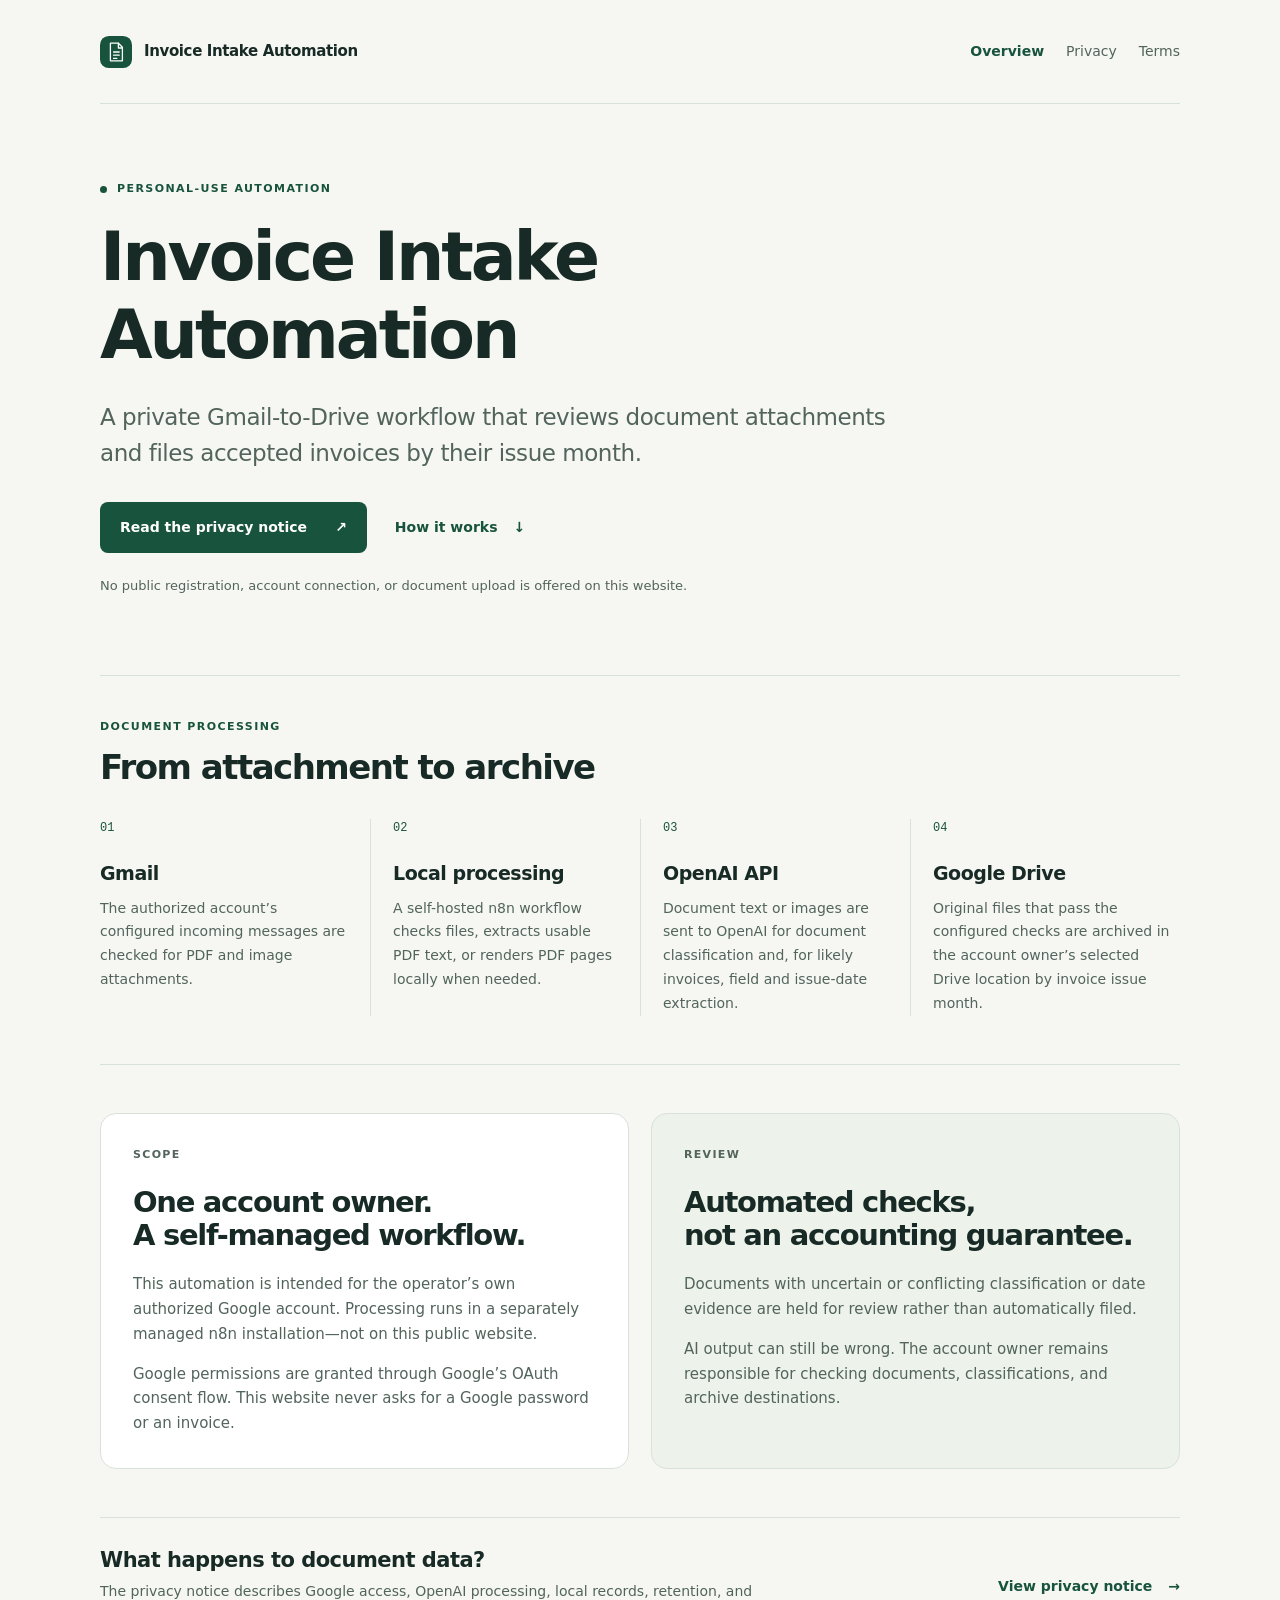
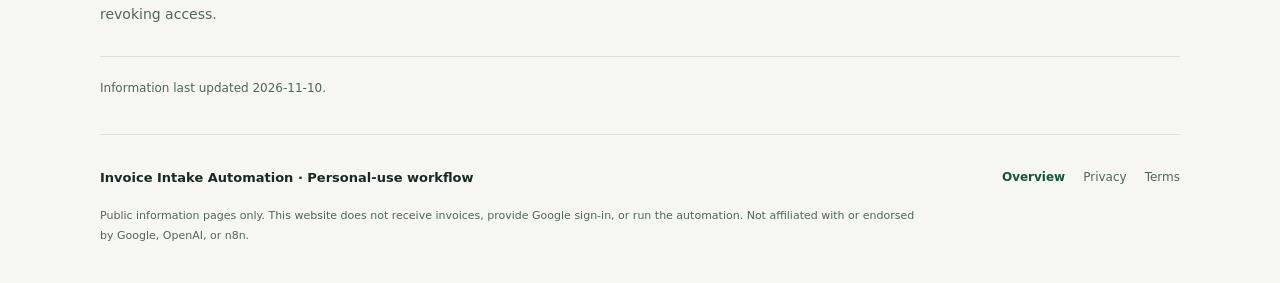
<file: index.html>
<!doctype html>
<html lang="en">
<head>
  <meta charset="utf-8">
  <meta name="viewport" content="width=device-width, initial-scale=1">
  <meta name="description" content="Public information about a private Gmail-to-Drive invoice attachment workflow using local n8n and the OpenAI API.">
  <meta name="robots" content="noindex,follow">
  <meta name="referrer" content="no-referrer">
  <meta http-equiv="Content-Security-Policy" content="default-src 'none'; style-src 'self'; img-src 'self'; base-uri 'none'; form-action 'none'">
  <title>Invoice Intake Automation · Invoice Intake Automation</title>
  <link rel="icon" type="image/svg+xml" href="icon.svg">
  <link rel="stylesheet" href="styles.css">
</head>
<body>
  <a class="skip-link" href="#main">Skip to content</a>
  <header class="site-header wrap">
    <a class="brand" href="index.html"><img src="icon.svg" width="32" height="32" alt=""><span>Invoice Intake Automation</span></a>
    <nav aria-label="Main navigation"><a href="index.html" aria-current="page">Overview</a><a href="privacy.html">Privacy</a><a href="terms.html">Terms</a></nav>
  </header>
  <main id="main" class="wrap">
<section class="hero">
  <p class="eyebrow"><span class="status-dot" aria-hidden="true"></span>Personal-use automation</p>
  <h1>Invoice Intake Automation</h1>
  <p class="lead">A private Gmail-to-Drive workflow that reviews document attachments and files accepted invoices by their issue month.</p>
  <div class="actions"><a class="button" href="privacy.html">Read the privacy notice <span aria-hidden="true">↗</span></a><a class="text-link" href="#how-it-works">How it works <span aria-hidden="true">↓</span></a></div>
  <p class="small muted">No public registration, account connection, or document upload is offered on this website.</p>
</section>
<section id="how-it-works" class="section" aria-labelledby="flow-title">
  <div class="section-heading"><p class="eyebrow">Document processing</p><h2 id="flow-title">From attachment to archive</h2></div>
  <ol class="flow">
    <li><span class="step-number">01</span><h3>Gmail</h3><p>The authorized account’s configured incoming messages are checked for PDF and image attachments.</p></li>
    <li><span class="step-number">02</span><h3>Local processing</h3><p>A self-hosted n8n workflow checks files, extracts usable PDF text, or renders PDF pages locally when needed.</p></li>
    <li><span class="step-number">03</span><h3>OpenAI API</h3><p>Document text or images are sent to OpenAI for document classification and, for likely invoices, field and issue-date extraction.</p></li>
    <li><span class="step-number">04</span><h3>Google Drive</h3><p>Original files that pass the configured checks are archived in the account owner’s selected Drive location by invoice issue month.</p></li>
  </ol>
</section>
<section class="two-column section" aria-label="Scope and review">
  <article class="panel"><span class="label">Scope</span><h2>One account owner.<br>A self-managed workflow.</h2><p>This automation is intended for the operator’s own authorized Google account. Processing runs in a separately managed n8n installation—not on this public website.</p><p>Google permissions are granted through Google’s OAuth consent flow. This website never asks for a Google password or an invoice.</p></article>
  <article class="panel soft"><span class="label">Review</span><h2>Automated checks,<br>not an accounting guarantee.</h2><p>Documents with uncertain or conflicting classification or date evidence are held for review rather than automatically filed.</p><p>AI output can still be wrong. The account owner remains responsible for checking documents, classifications, and archive destinations.</p></article>
</section>
<section class="notice-strip"><div><h2>What happens to document data?</h2><p>The privacy notice describes Google access, OpenAI processing, local records, retention, and revoking access.</p></div><a class="text-link" href="privacy.html">View privacy notice <span aria-hidden="true">→</span></a></section>
<p class="updated">Information last updated 2026-11-10.</p>
</main>
  <footer class="site-footer wrap">
    <p>Invoice Intake Automation · Personal-use workflow</p>
    <nav aria-label="Footer navigation"><a href="index.html" aria-current="page">Overview</a><a href="privacy.html">Privacy</a><a href="terms.html">Terms</a></nav>
    <p class="fineprint">Public information pages only. This website does not receive invoices, provide Google sign-in, or run the automation. Not affiliated with or endorsed by Google, OpenAI, or n8n.</p>
  </footer>
</body>
</html>
</file>
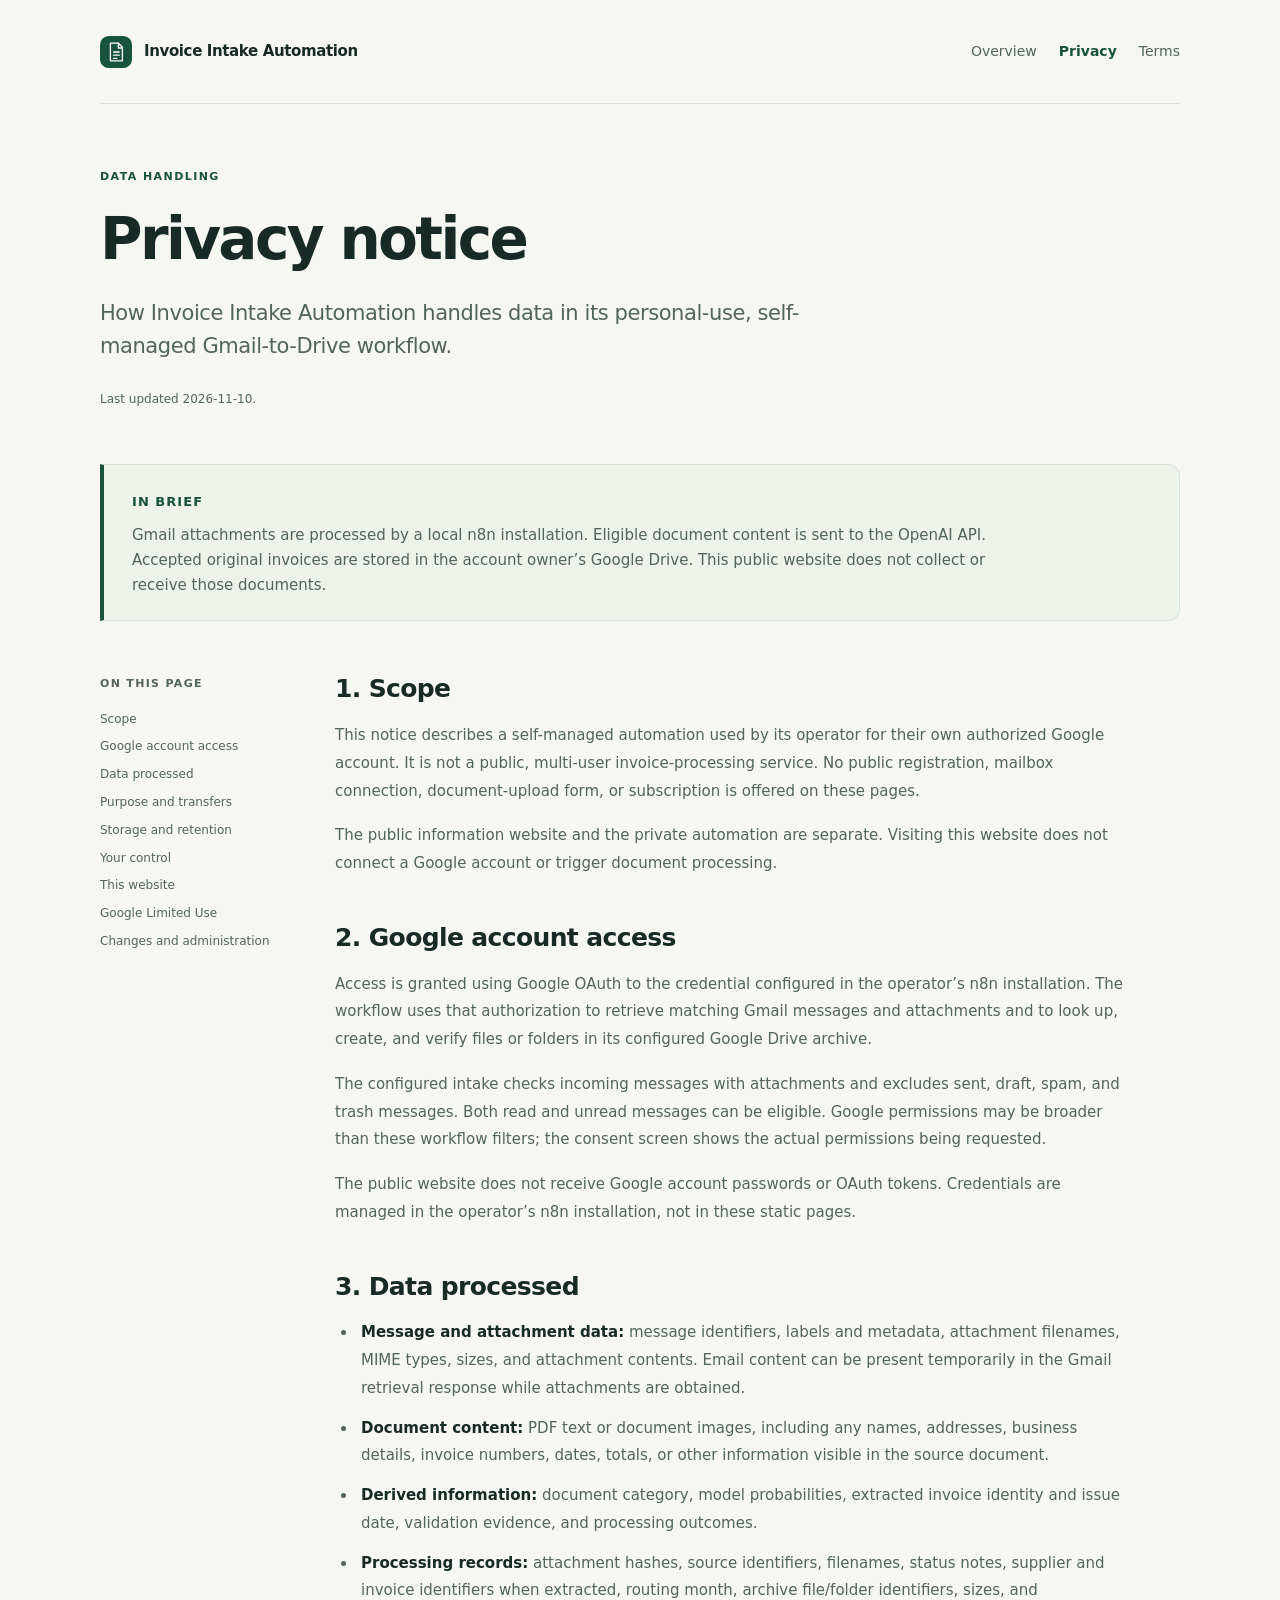
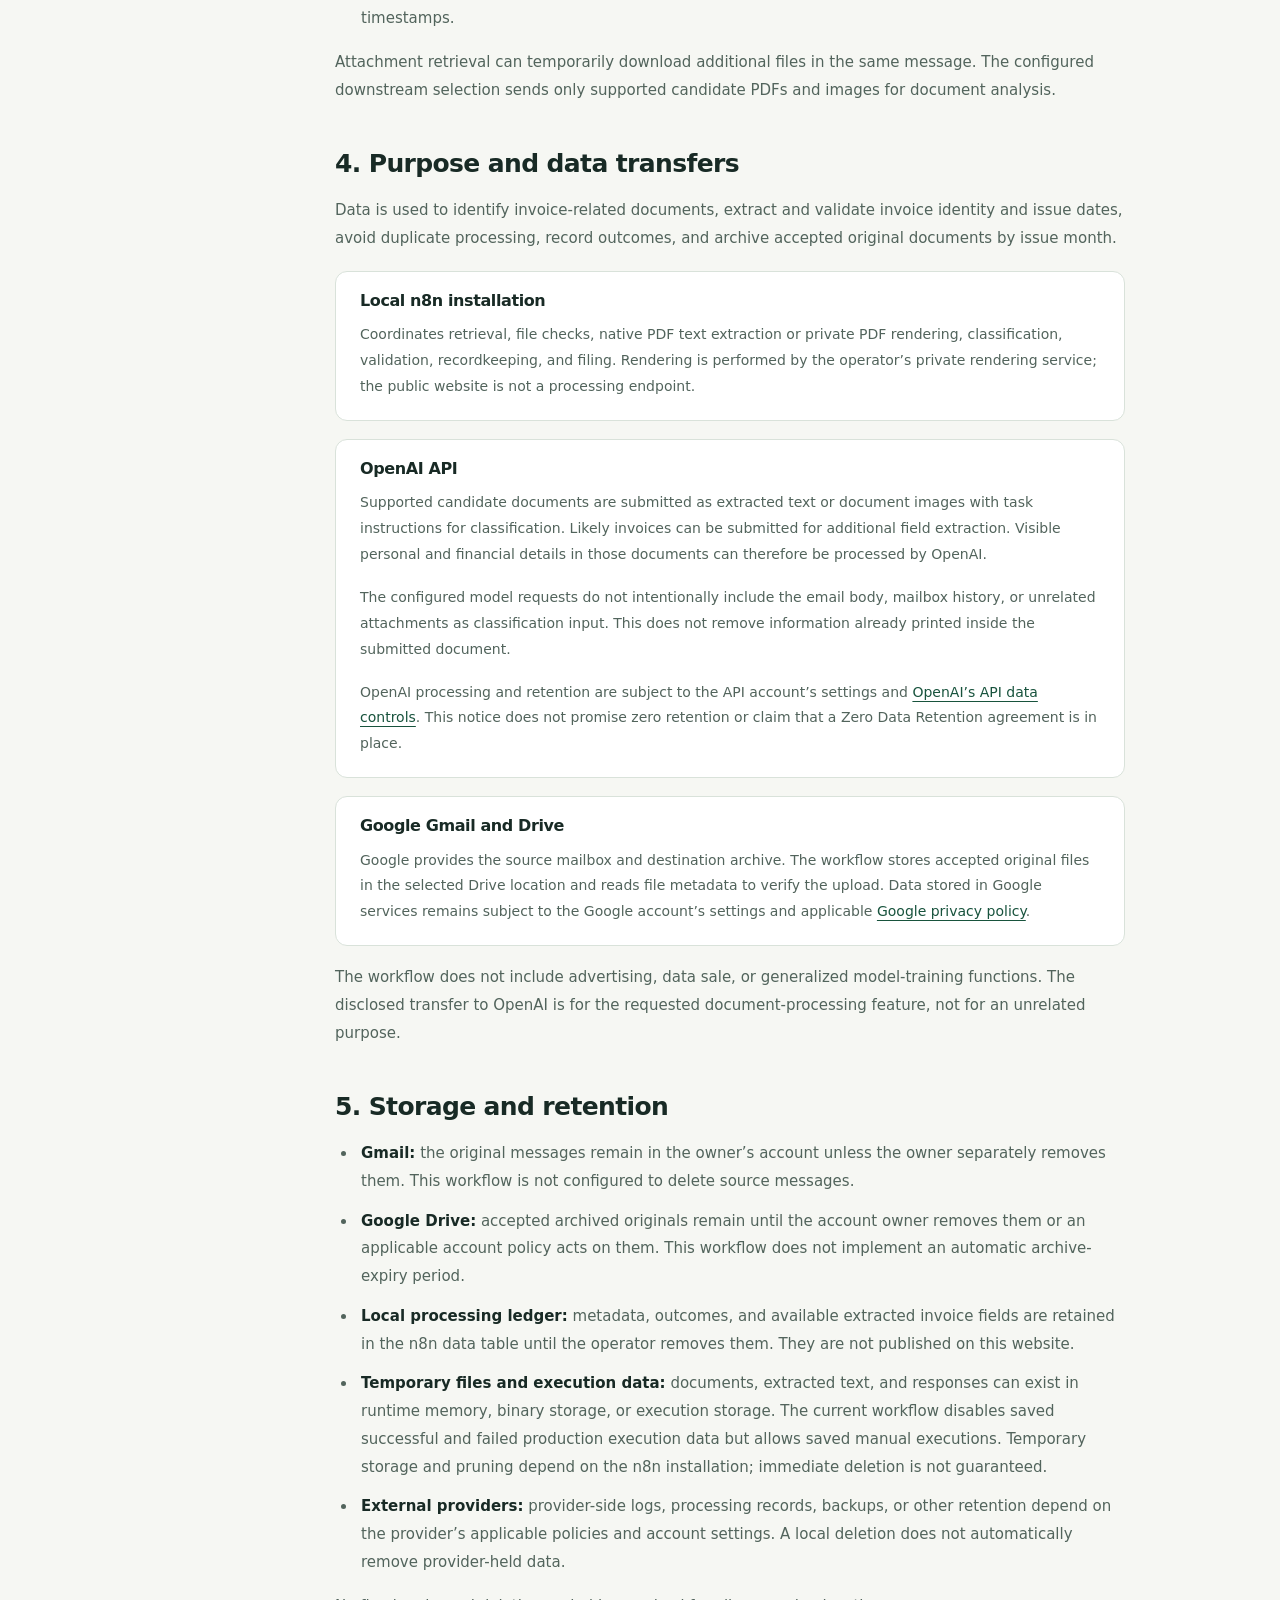
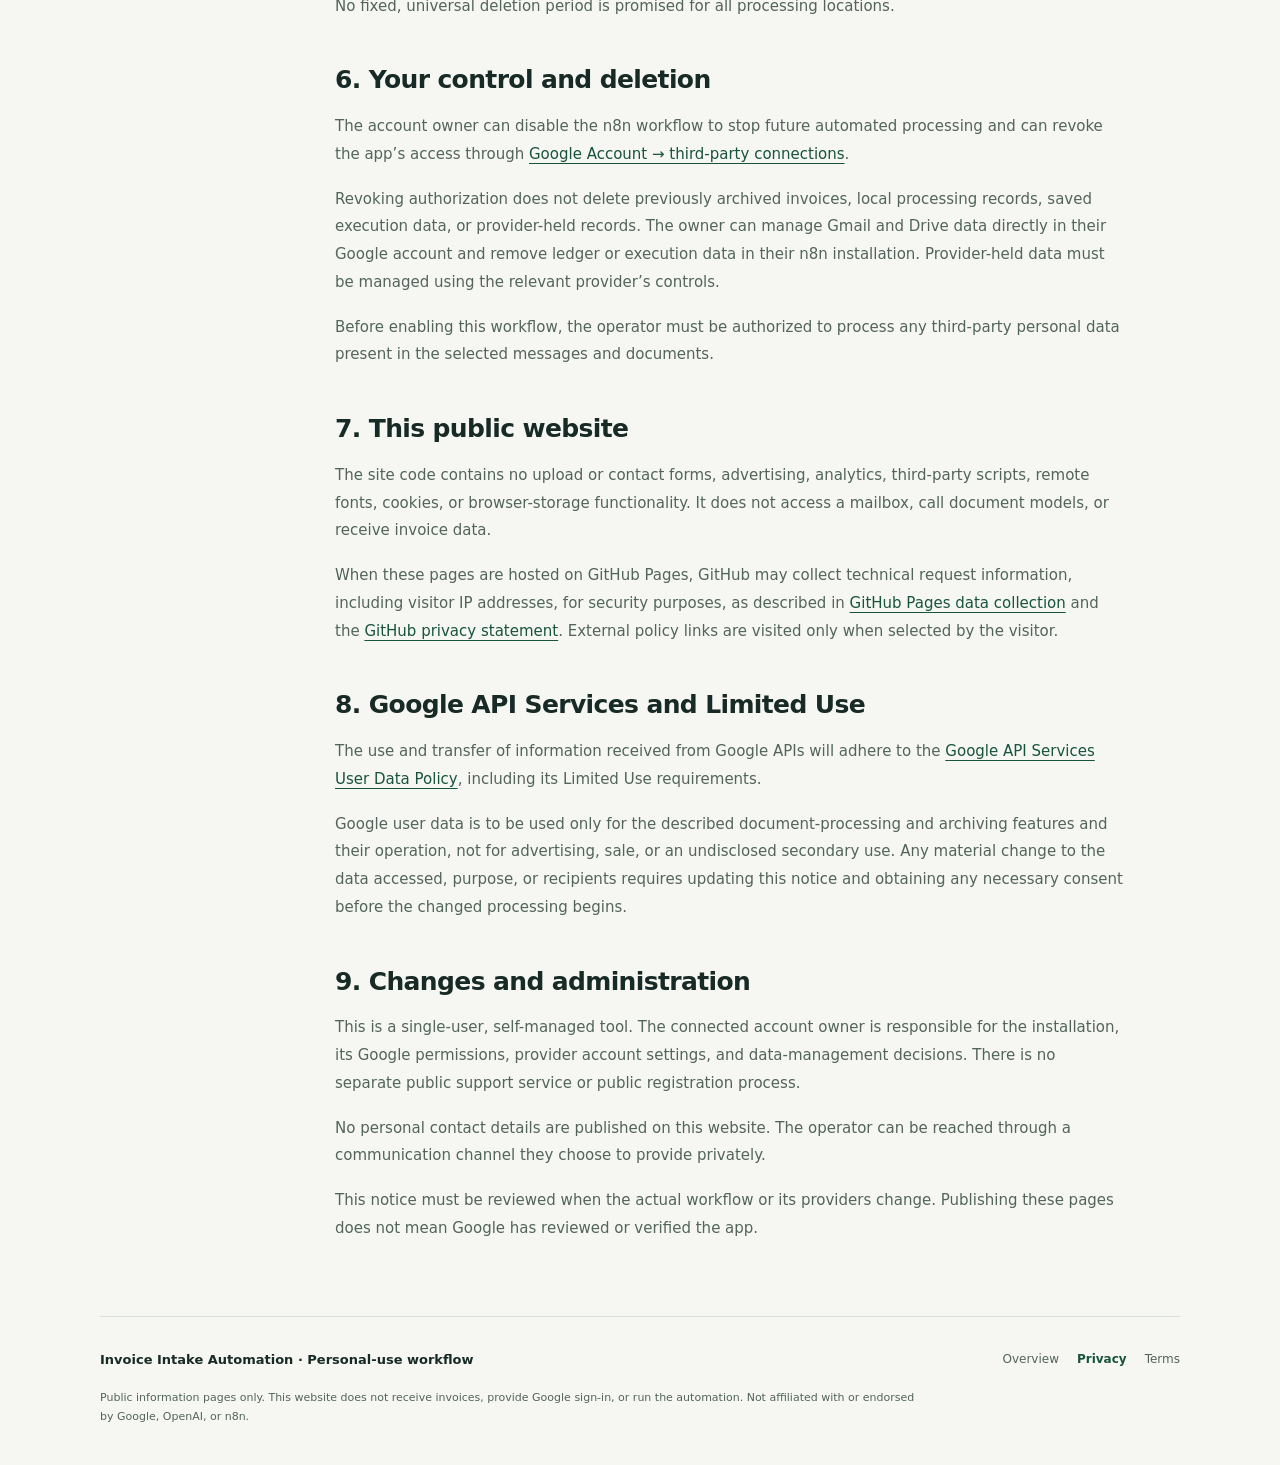
<file: privacy.html>
<!doctype html>
<html lang="en">
<head>
  <meta charset="utf-8">
  <meta name="viewport" content="width=device-width, initial-scale=1">
  <meta name="description" content="Data access, OpenAI document processing, storage, retention, and user controls for Invoice Intake Automation.">
  <meta name="robots" content="noindex,follow">
  <meta name="referrer" content="no-referrer">
  <meta http-equiv="Content-Security-Policy" content="default-src 'none'; style-src 'self'; img-src 'self'; base-uri 'none'; form-action 'none'">
  <title>Privacy notice · Invoice Intake Automation</title>
  <link rel="icon" type="image/svg+xml" href="icon.svg">
  <link rel="stylesheet" href="styles.css">
</head>
<body>
  <a class="skip-link" href="#main">Skip to content</a>
  <header class="site-header wrap">
    <a class="brand" href="index.html"><img src="icon.svg" width="32" height="32" alt=""><span>Invoice Intake Automation</span></a>
    <nav aria-label="Main navigation"><a href="index.html">Overview</a><a href="privacy.html" aria-current="page">Privacy</a><a href="terms.html">Terms</a></nav>
  </header>
  <main id="main" class="wrap">
<section class="document-header"><p class="eyebrow">Data handling</p><h1>Privacy notice</h1><p class="lead">How Invoice Intake Automation handles data in its personal-use, self-managed Gmail-to-Drive workflow.</p><p class="updated">Last updated 2026-11-10.</p></section>
<aside class="summary"><strong>In brief</strong><p>Gmail attachments are processed by a local n8n installation. Eligible document content is sent to the OpenAI API. Accepted original invoices are stored in the account owner’s Google Drive. This public website does not collect or receive those documents.</p></aside>
<div class="document-layout">
  <nav class="contents" aria-label="Privacy notice sections"><span class="label">On this page</span><a href="#scope">Scope</a><a href="#google-access">Google account access</a><a href="#data">Data processed</a><a href="#purpose">Purpose and transfers</a><a href="#retention">Storage and retention</a><a href="#control">Your control</a><a href="#website">This website</a><a href="#limited-use">Google Limited Use</a><a href="#changes">Changes and administration</a></nav>
  <article class="prose">
    <section id="scope"><h2>1. Scope</h2><p>This notice describes a self-managed automation used by its operator for their own authorized Google account. It is not a public, multi-user invoice-processing service. No public registration, mailbox connection, document-upload form, or subscription is offered on these pages.</p><p>The public information website and the private automation are separate. Visiting this website does not connect a Google account or trigger document processing.</p></section>
    <section id="google-access"><h2>2. Google account access</h2><p>Access is granted using Google OAuth to the credential configured in the operator’s n8n installation. The workflow uses that authorization to retrieve matching Gmail messages and attachments and to look up, create, and verify files or folders in its configured Google Drive archive.</p><p>The configured intake checks incoming messages with attachments and excludes sent, draft, spam, and trash messages. Both read and unread messages can be eligible. Google permissions may be broader than these workflow filters; the consent screen shows the actual permissions being requested.</p><p>The public website does not receive Google account passwords or OAuth tokens. Credentials are managed in the operator’s n8n installation, not in these static pages.</p></section>
    <section id="data"><h2>3. Data processed</h2><ul><li><strong>Message and attachment data:</strong> message identifiers, labels and metadata, attachment filenames, MIME types, sizes, and attachment contents. Email content can be present temporarily in the Gmail retrieval response while attachments are obtained.</li><li><strong>Document content:</strong> PDF text or document images, including any names, addresses, business details, invoice numbers, dates, totals, or other information visible in the source document.</li><li><strong>Derived information:</strong> document category, model probabilities, extracted invoice identity and issue date, validation evidence, and processing outcomes.</li><li><strong>Processing records:</strong> attachment hashes, source identifiers, filenames, status notes, supplier and invoice identifiers when extracted, routing month, archive file/folder identifiers, sizes, and timestamps.</li></ul><p>Attachment retrieval can temporarily download additional files in the same message. The configured downstream selection sends only supported candidate PDFs and images for document analysis.</p></section>
    <section id="purpose"><h2>4. Purpose and data transfers</h2><p>Data is used to identify invoice-related documents, extract and validate invoice identity and issue dates, avoid duplicate processing, record outcomes, and archive accepted original documents by issue month.</p><div class="provider-block"><h3>Local n8n installation</h3><p>Coordinates retrieval, file checks, native PDF text extraction or private PDF rendering, classification, validation, recordkeeping, and filing. Rendering is performed by the operator’s private rendering service; the public website is not a processing endpoint.</p></div><div class="provider-block"><h3>OpenAI API</h3><p>Supported candidate documents are submitted as extracted text or document images with task instructions for classification. Likely invoices can be submitted for additional field extraction. Visible personal and financial details in those documents can therefore be processed by OpenAI.</p><p>The configured model requests do not intentionally include the email body, mailbox history, or unrelated attachments as classification input. This does not remove information already printed inside the submitted document.</p><p>OpenAI processing and retention are subject to the API account’s settings and <a href="https://developers.openai.com/api/docs/guides/your-data" rel="noreferrer">OpenAI’s API data controls</a>. This notice does not promise zero retention or claim that a Zero Data Retention agreement is in place.</p></div><div class="provider-block"><h3>Google Gmail and Drive</h3><p>Google provides the source mailbox and destination archive. The workflow stores accepted original files in the selected Drive location and reads file metadata to verify the upload. Data stored in Google services remains subject to the Google account’s settings and applicable <a href="https://policies.google.com/privacy" rel="noreferrer">Google privacy policy</a>.</p></div><p>The workflow does not include advertising, data sale, or generalized model-training functions. The disclosed transfer to OpenAI is for the requested document-processing feature, not for an unrelated purpose.</p></section>
    <section id="retention"><h2>5. Storage and retention</h2><ul><li><strong>Gmail:</strong> the original messages remain in the owner’s account unless the owner separately removes them. This workflow is not configured to delete source messages.</li><li><strong>Google Drive:</strong> accepted archived originals remain until the account owner removes them or an applicable account policy acts on them. This workflow does not implement an automatic archive-expiry period.</li><li><strong>Local processing ledger:</strong> metadata, outcomes, and available extracted invoice fields are retained in the n8n data table until the operator removes them. They are not published on this website.</li><li><strong>Temporary files and execution data:</strong> documents, extracted text, and responses can exist in runtime memory, binary storage, or execution storage. The current workflow disables saved successful and failed production execution data but allows saved manual executions. Temporary storage and pruning depend on the n8n installation; immediate deletion is not guaranteed.</li><li><strong>External providers:</strong> provider-side logs, processing records, backups, or other retention depend on the provider’s applicable policies and account settings. A local deletion does not automatically remove provider-held data.</li></ul><p>No fixed, universal deletion period is promised for all processing locations.</p></section>
    <section id="control"><h2>6. Your control and deletion</h2><p>The account owner can disable the n8n workflow to stop future automated processing and can revoke the app’s access through <a href="https://myaccount.google.com/connections" rel="noreferrer">Google Account → third-party connections</a>.</p><p>Revoking authorization does not delete previously archived invoices, local processing records, saved execution data, or provider-held records. The owner can manage Gmail and Drive data directly in their Google account and remove ledger or execution data in their n8n installation. Provider-held data must be managed using the relevant provider’s controls.</p><p>Before enabling this workflow, the operator must be authorized to process any third-party personal data present in the selected messages and documents.</p></section>
    <section id="website"><h2>7. This public website</h2><p>The site code contains no upload or contact forms, advertising, analytics, third-party scripts, remote fonts, cookies, or browser-storage functionality. It does not access a mailbox, call document models, or receive invoice data.</p><p>When these pages are hosted on GitHub Pages, GitHub may collect technical request information, including visitor IP addresses, for security purposes, as described in <a href="https://docs.github.com/en/pages/getting-started-with-github-pages/about-github-pages#data-collection" rel="noreferrer">GitHub Pages data collection</a> and the <a href="https://docs.github.com/en/site-policy/privacy-policies/github-general-privacy-statement" rel="noreferrer">GitHub privacy statement</a>. External policy links are visited only when selected by the visitor.</p></section>
    <section id="limited-use"><h2>8. Google API Services and Limited Use</h2><p>The use and transfer of information received from Google APIs will adhere to the <a href="https://developers.google.com/terms/api-services-user-data-policy" rel="noreferrer">Google API Services User Data Policy</a>, including its Limited Use requirements.</p><p>Google user data is to be used only for the described document-processing and archiving features and their operation, not for advertising, sale, or an undisclosed secondary use. Any material change to the data accessed, purpose, or recipients requires updating this notice and obtaining any necessary consent before the changed processing begins.</p></section>
    <section id="changes"><h2>9. Changes and administration</h2><p>This is a single-user, self-managed tool. The connected account owner is responsible for the installation, its Google permissions, provider account settings, and data-management decisions. There is no separate public support service or public registration process.</p><p>No personal contact details are published on this website. The operator can be reached through a communication channel they choose to provide privately.</p><p>This notice must be reviewed when the actual workflow or its providers change. Publishing these pages does not mean Google has reviewed or verified the app.</p></section>
  </article>
</div>
</main>
  <footer class="site-footer wrap">
    <p>Invoice Intake Automation · Personal-use workflow</p>
    <nav aria-label="Footer navigation"><a href="index.html">Overview</a><a href="privacy.html" aria-current="page">Privacy</a><a href="terms.html">Terms</a></nav>
    <p class="fineprint">Public information pages only. This website does not receive invoices, provide Google sign-in, or run the automation. Not affiliated with or endorsed by Google, OpenAI, or n8n.</p>
  </footer>
</body>
</html>
</file>
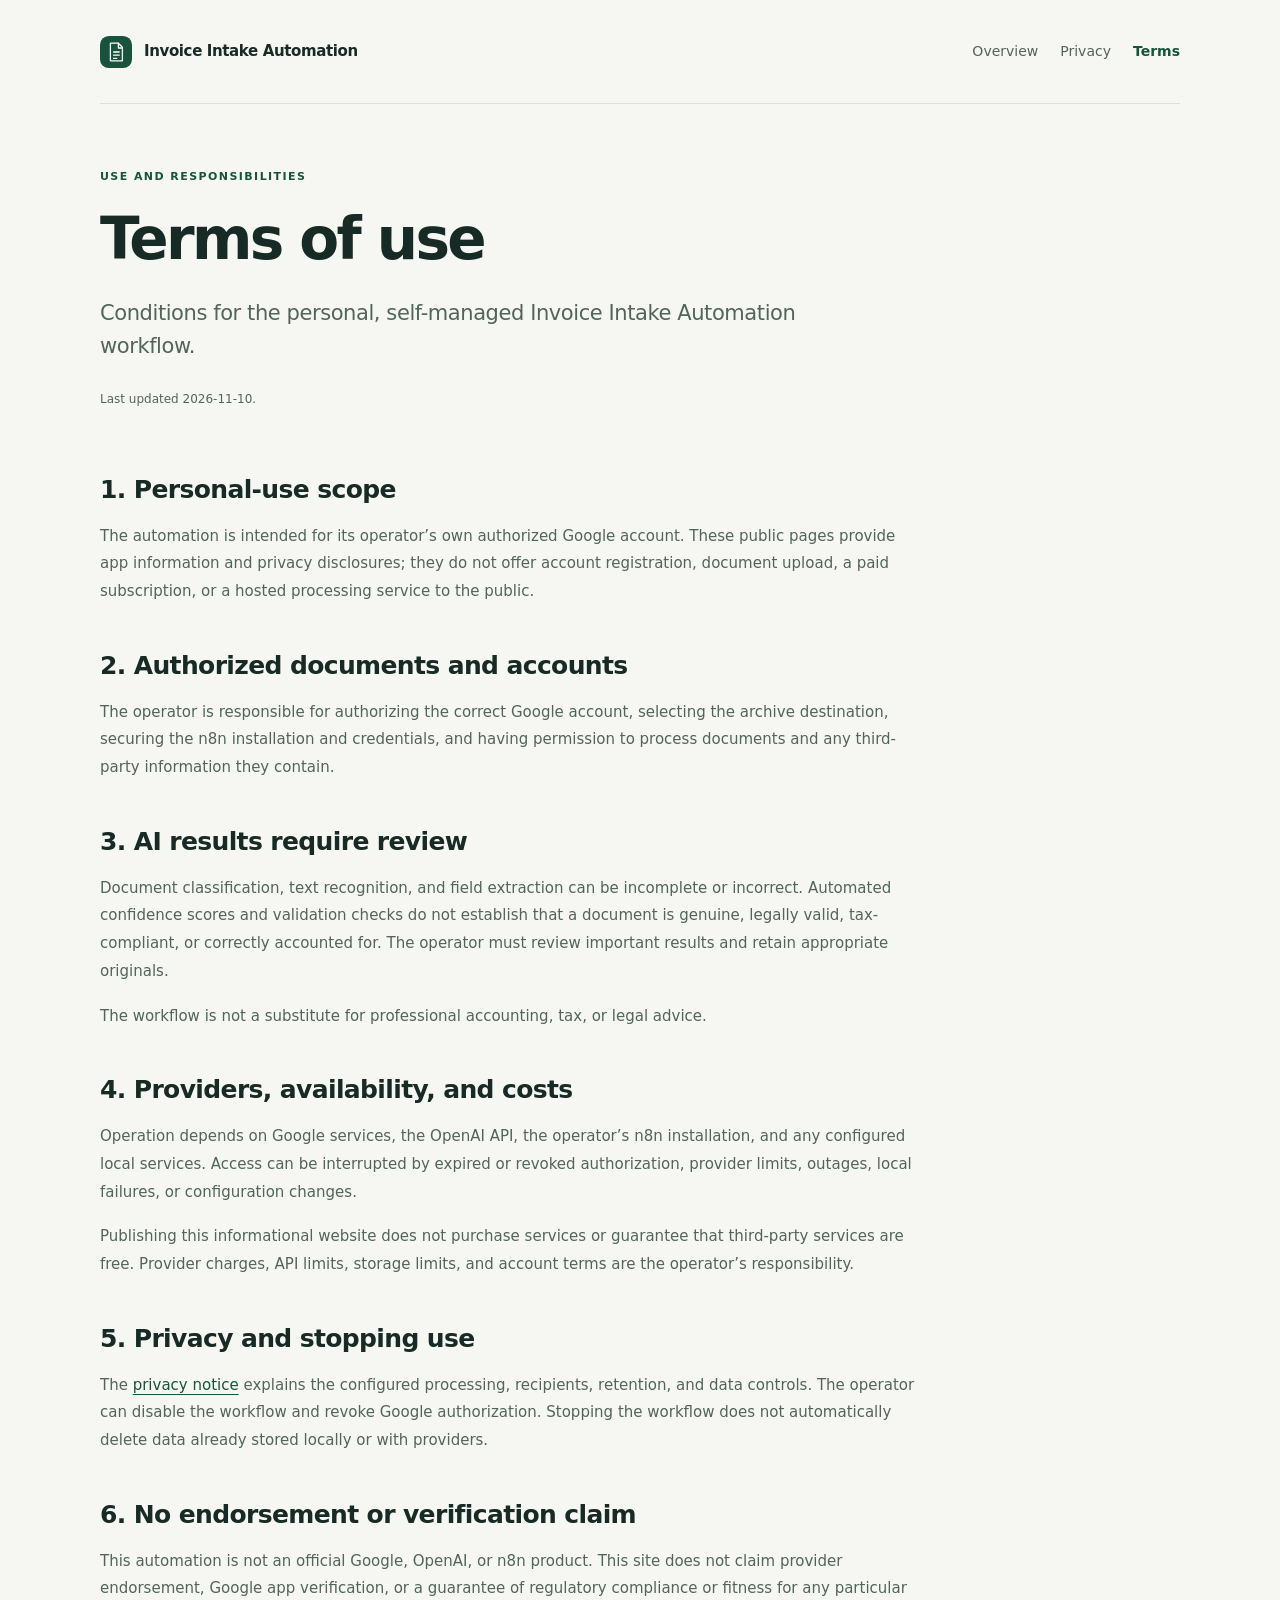
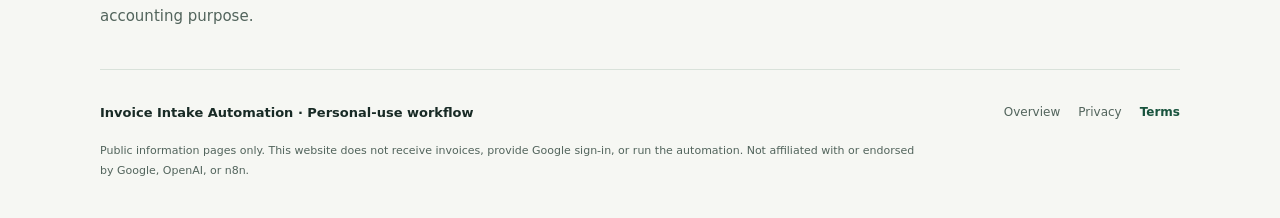
<file: terms.html>
<!doctype html>
<html lang="en">
<head>
  <meta charset="utf-8">
  <meta name="viewport" content="width=device-width, initial-scale=1">
  <meta name="description" content="Personal-use scope, operator responsibilities, and limitations of Invoice Intake Automation.">
  <meta name="robots" content="noindex,follow">
  <meta name="referrer" content="no-referrer">
  <meta http-equiv="Content-Security-Policy" content="default-src 'none'; style-src 'self'; img-src 'self'; base-uri 'none'; form-action 'none'">
  <title>Terms of use · Invoice Intake Automation</title>
  <link rel="icon" type="image/svg+xml" href="icon.svg">
  <link rel="stylesheet" href="styles.css">
</head>
<body>
  <a class="skip-link" href="#main">Skip to content</a>
  <header class="site-header wrap">
    <a class="brand" href="index.html"><img src="icon.svg" width="32" height="32" alt=""><span>Invoice Intake Automation</span></a>
    <nav aria-label="Main navigation"><a href="index.html">Overview</a><a href="privacy.html">Privacy</a><a href="terms.html" aria-current="page">Terms</a></nav>
  </header>
  <main id="main" class="wrap">
<section class="document-header"><p class="eyebrow">Use and responsibilities</p><h1>Terms of use</h1><p class="lead">Conditions for the personal, self-managed Invoice Intake Automation workflow.</p><p class="updated">Last updated 2026-11-10.</p></section>
<article class="prose terms-prose">
<section><h2>1. Personal-use scope</h2><p>The automation is intended for its operator’s own authorized Google account. These public pages provide app information and privacy disclosures; they do not offer account registration, document upload, a paid subscription, or a hosted processing service to the public.</p></section>
<section><h2>2. Authorized documents and accounts</h2><p>The operator is responsible for authorizing the correct Google account, selecting the archive destination, securing the n8n installation and credentials, and having permission to process documents and any third-party information they contain.</p></section>
<section><h2>3. AI results require review</h2><p>Document classification, text recognition, and field extraction can be incomplete or incorrect. Automated confidence scores and validation checks do not establish that a document is genuine, legally valid, tax-compliant, or correctly accounted for. The operator must review important results and retain appropriate originals.</p><p>The workflow is not a substitute for professional accounting, tax, or legal advice.</p></section>
<section><h2>4. Providers, availability, and costs</h2><p>Operation depends on Google services, the OpenAI API, the operator’s n8n installation, and any configured local services. Access can be interrupted by expired or revoked authorization, provider limits, outages, local failures, or configuration changes.</p><p>Publishing this informational website does not purchase services or guarantee that third-party services are free. Provider charges, API limits, storage limits, and account terms are the operator’s responsibility.</p></section>
<section><h2>5. Privacy and stopping use</h2><p>The <a href="privacy.html">privacy notice</a> explains the configured processing, recipients, retention, and data controls. The operator can disable the workflow and revoke Google authorization. Stopping the workflow does not automatically delete data already stored locally or with providers.</p></section>
<section><h2>6. No endorsement or verification claim</h2><p>This automation is not an official Google, OpenAI, or n8n product. This site does not claim provider endorsement, Google app verification, or a guarantee of regulatory compliance or fitness for any particular accounting purpose.</p></section>
</article>
</main>
  <footer class="site-footer wrap">
    <p>Invoice Intake Automation · Personal-use workflow</p>
    <nav aria-label="Footer navigation"><a href="index.html">Overview</a><a href="privacy.html">Privacy</a><a href="terms.html" aria-current="page">Terms</a></nav>
    <p class="fineprint">Public information pages only. This website does not receive invoices, provide Google sign-in, or run the automation. Not affiliated with or endorsed by Google, OpenAI, or n8n.</p>
  </footer>
</body>
</html>
</file>
<file: styles.css>
:root{color-scheme:light;--paper:#f6f7f3;--surface:#fff;--ink:#182a25;--muted:#52645c;--accent:#18533d;--line:#d9e2da;--soft:#edf2eb;--radius:16px}
*{box-sizing:border-box}html{scroll-behavior:smooth;scroll-padding-top:24px}body{margin:0;background:var(--paper);color:var(--ink);font-family:system-ui,-apple-system,BlinkMacSystemFont,"Segoe UI",sans-serif;font-size:16px;line-height:1.65;-webkit-font-smoothing:antialiased}a{color:var(--accent);text-underline-offset:4px;overflow-wrap:anywhere}a:hover{text-decoration-thickness:2px}a:focus-visible{outline:3px solid #b95813;outline-offset:5px;border-radius:3px}img{display:block}.wrap{width:min(1080px,calc(100% - 80px));margin-inline:auto}.skip-link{position:fixed;top:12px;left:12px;z-index:20;transform:translateY(-160%);background:var(--ink);color:#fff;padding:10px 16px}.skip-link:focus{transform:none}.site-header{display:flex;align-items:center;justify-content:space-between;gap:20px;min-height:104px;border-bottom:1px solid var(--line)}.brand{display:flex;align-items:center;gap:12px;text-decoration:none;color:var(--ink);font-size:15px;font-weight:730;letter-spacing:-.025em;line-height:1.3}.brand span{max-width:260px}nav{display:flex;gap:22px;align-items:center}nav a{text-decoration:none;font-size:14px;color:var(--muted)}nav a[aria-current=page]{color:var(--accent);font-weight:750}h1,h2,h3,p{margin-top:0}h1,h2,h3{line-height:1.15;letter-spacing:-.045em}h1{font-size:clamp(40px,5.5vw,68px);font-weight:700;margin-bottom:24px;max-width:850px}h2{font-size:clamp(26px,3vw,34px);font-weight:650;margin-bottom:20px}h3{font-size:19px;font-weight:700;letter-spacing:-.025em}.hero{padding:76px 0 65px;max-width:890px}.eyebrow{text-transform:uppercase;letter-spacing:.13em;font-size:11px;font-weight:760;color:var(--accent);display:flex;align-items:center;gap:10px;margin-bottom:20px}.status-dot{width:7px;height:7px;border-radius:50%;background:var(--accent);display:inline-block}.lead{font-size:clamp(19px,2.3vw,23px);color:var(--muted);line-height:1.6;max-width:820px;margin-bottom:26px;letter-spacing:-.02em}.actions{display:flex;align-items:center;gap:28px;flex-wrap:wrap;margin:30px 0 22px}.button{display:inline-flex;align-items:center;gap:28px;background:var(--accent);color:white;text-decoration:none;font-weight:650;font-size:14px;padding:14px 20px;border-radius:8px}.button:hover{background:#113e2e}.text-link{font-size:14px;font-weight:700;text-decoration:none;display:inline-flex;gap:16px;align-items:center}.small{font-size:13px}.muted{color:var(--muted)}.section{padding:42px 0 48px;border-top:1px solid var(--line);scroll-margin-top:24px}.section-heading{margin-bottom:32px}.section-heading .eyebrow{margin-bottom:12px}.flow{display:grid;grid-template-columns:repeat(4,minmax(0,1fr));gap:0;list-style:none;padding:0;margin:0}.flow li{padding:0 22px;border-left:1px solid var(--line)}.flow li:first-child{padding-left:0;border-left:0}.flow li:last-child{padding-right:0}.step-number{font-family:ui-monospace,SFMono-Regular,Consolas,monospace;font-size:12px;color:var(--accent);display:block;margin-bottom:24px}.flow h3{margin-bottom:12px}.flow p{font-size:14px;color:var(--muted);line-height:1.7;margin-bottom:0}.two-column{display:grid;grid-template-columns:1fr 1fr;gap:22px;padding-block:48px}.panel{padding:32px;border:1px solid var(--line);border-radius:var(--radius);background:var(--surface)}.panel.soft{background:var(--soft)}.label{display:block;font-size:11px;text-transform:uppercase;letter-spacing:.12em;font-weight:760;color:var(--muted);margin-bottom:22px}.panel h2{font-size:29px}.panel p{font-size:15px;color:var(--muted);margin-bottom:15px}.panel p:last-child{margin-bottom:0}.notice-strip{display:flex;align-items:center;justify-content:space-between;gap:32px;border-top:1px solid var(--line);border-bottom:1px solid var(--line);padding:30px 0}.notice-strip h2{font-size:21px;letter-spacing:-.025em;margin-bottom:8px}.notice-strip p{font-size:14px;color:var(--muted);max-width:660px;margin-bottom:0}.notice-strip>a{flex-shrink:0}.updated{font-size:12px;color:var(--muted);margin-top:22px;margin-bottom:24px}.site-footer{border-top:1px solid var(--line);padding:32px 0 38px;margin-top:35px;display:grid;grid-template-columns:1fr auto;gap:18px}.site-footer>p:first-child{font-size:13px;font-weight:650;margin:0}.site-footer nav{gap:18px}.site-footer nav a{font-size:12px}.fineprint{grid-column:1/-1;font-size:11px;line-height:1.75;color:var(--muted);max-width:830px;margin:0}.document-header{padding:64px 0 20px}.document-header h1{font-size:clamp(38px,5vw,58px)}.document-header .lead{max-width:790px;font-size:21px}.summary{border:1px solid var(--line);border-left:4px solid var(--accent);padding:23px 28px;border-radius:0 12px 12px 0;background:var(--soft);margin:10px 0 46px}.summary strong{font-size:13px;text-transform:uppercase;letter-spacing:.08em;color:var(--accent)}.summary p{font-size:15px;color:var(--muted);margin:9px 0 0;max-width:870px}.document-layout{display:grid;grid-template-columns:190px minmax(0,1fr);gap:45px}.contents{display:flex;flex-direction:column;align-items:flex-start;gap:11px;padding-top:8px}.contents .label{margin-bottom:6px}.contents a{font-size:12px;line-height:1.4}.prose{max-width:790px}.prose section{padding-top:8px;margin-bottom:38px;scroll-margin-top:24px}.prose h2{font-size:25px;letter-spacing:-.025em;margin-bottom:18px}.prose p,.prose li{font-size:15px;color:var(--muted);line-height:1.85}.prose p{margin-bottom:17px}.prose strong{color:var(--ink);font-weight:650}.prose ul{padding-left:22px}.prose li{padding-left:4px;margin-bottom:12px}.provider-block{padding:20px 24px;margin:18px 0;background:var(--surface);border:1px solid var(--line);border-radius:12px}.provider-block h3{font-size:16px;margin-bottom:12px}.provider-block p{font-size:14px}.provider-block p:last-child{margin-bottom:0}.terms-prose{max-width:820px;padding-top:14px}
@media(max-width:800px){.wrap{width:calc(100% - 48px)}.site-header{min-height:96px}.brand{font-size:13px;gap:9px}.brand span{max-width:180px}nav{gap:15px}nav a{font-size:13px}.hero{padding-top:54px}.flow{grid-template-columns:1fr 1fr;gap:30px 0}.flow li:nth-child(3){border-left:0;padding-left:0}.flow li:nth-child(2){padding-right:0}.flow li:last-child{padding-right:0}.step-number{margin-bottom:12px}.panel{padding:25px}.panel h2{font-size:26px}.notice-strip{align-items:flex-start;flex-direction:column;gap:19px}.document-layout{grid-template-columns:1fr;gap:28px}.contents{display:grid;grid-template-columns:1fr 1fr;border-bottom:1px solid var(--line);padding-bottom:25px;gap:12px 20px}.contents .label{grid-column:1/-1}.prose{max-width:none}}
@media(max-width:520px){.wrap{width:calc(100% - 36px)}.site-header{align-items:flex-start;flex-direction:column;justify-content:center;padding-block:20px;gap:19px}.brand{font-size:14px}.brand span{max-width:none}.site-header nav{width:100%;gap:8px;justify-content:space-between}.site-header nav a{padding:5px 8px;margin-left:-8px;font-size:13px}.hero{padding:42px 0 35px}h1{font-size:41px;letter-spacing:-.055em}.lead{font-size:18px}.eyebrow{font-size:10px}.actions{gap:20px}.button{padding:13px 16px;gap:18px}.small{font-size:12px}.section{padding-top:30px;padding-bottom:32px}.section-heading{margin-bottom:26px}.flow{gap:27px 0}.flow li{padding-inline:15px}.flow h3{font-size:17px;line-height:1.3}.flow p{font-size:13px}.two-column{grid-template-columns:1fr;gap:16px;padding-block:30px}.panel{padding:26px}.panel h2{font-size:27px}.panel h2 br{display:none}.panel p{font-size:14px}.notice-strip h2{font-size:20px}.site-footer{grid-template-columns:1fr;gap:15px;margin-top:24px}.site-footer nav{justify-content:flex-start;gap:25px}.fineprint{font-size:11px}.document-header{padding-top:40px}.document-header h1{font-size:40px}.document-header .lead{font-size:18px}.summary{padding:20px;margin-bottom:28px}.summary p{font-size:14px}.contents{gap:13px 16px}.contents a{font-size:12px}.prose h2{font-size:23px}.prose p,.prose li{font-size:14px}.provider-block{padding:18px}.document-layout{gap:22px}.prose section{margin-bottom:32px}}
@media(prefers-reduced-motion:reduce){html{scroll-behavior:auto}}
</file>
